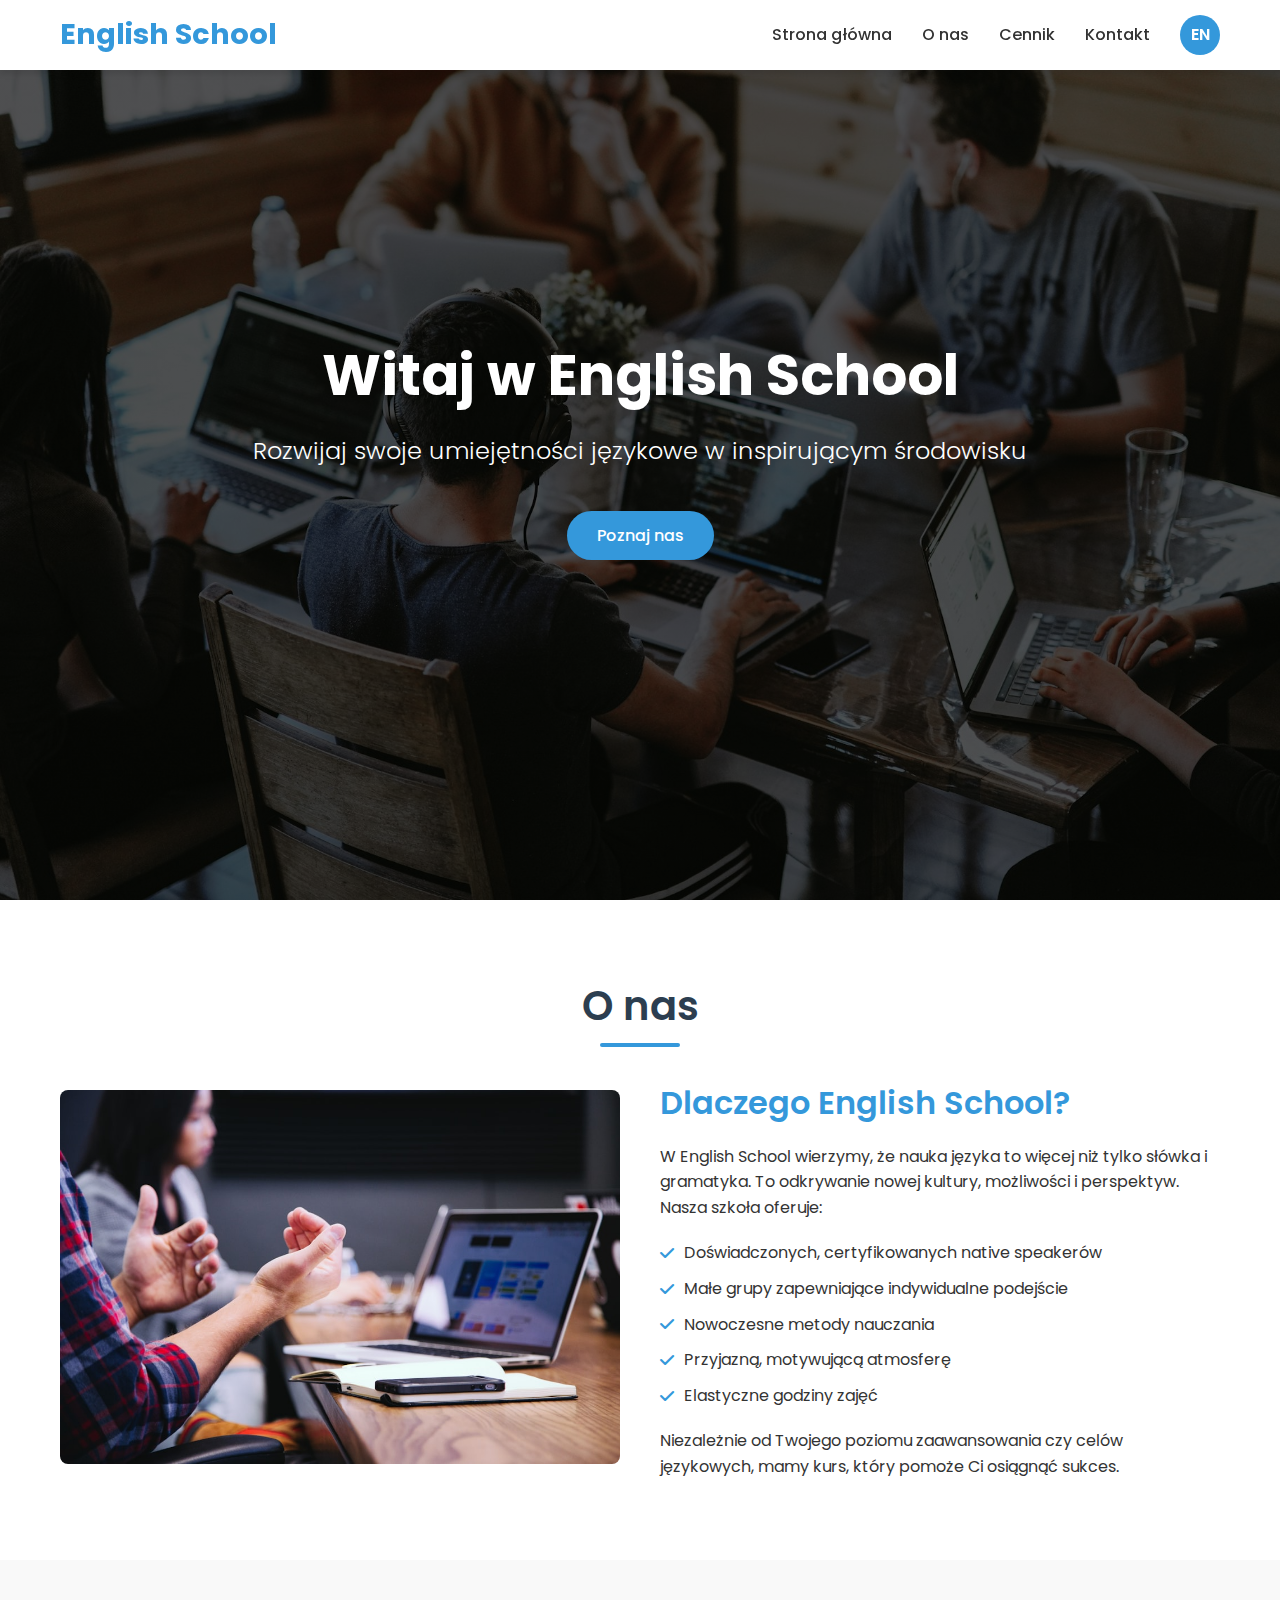
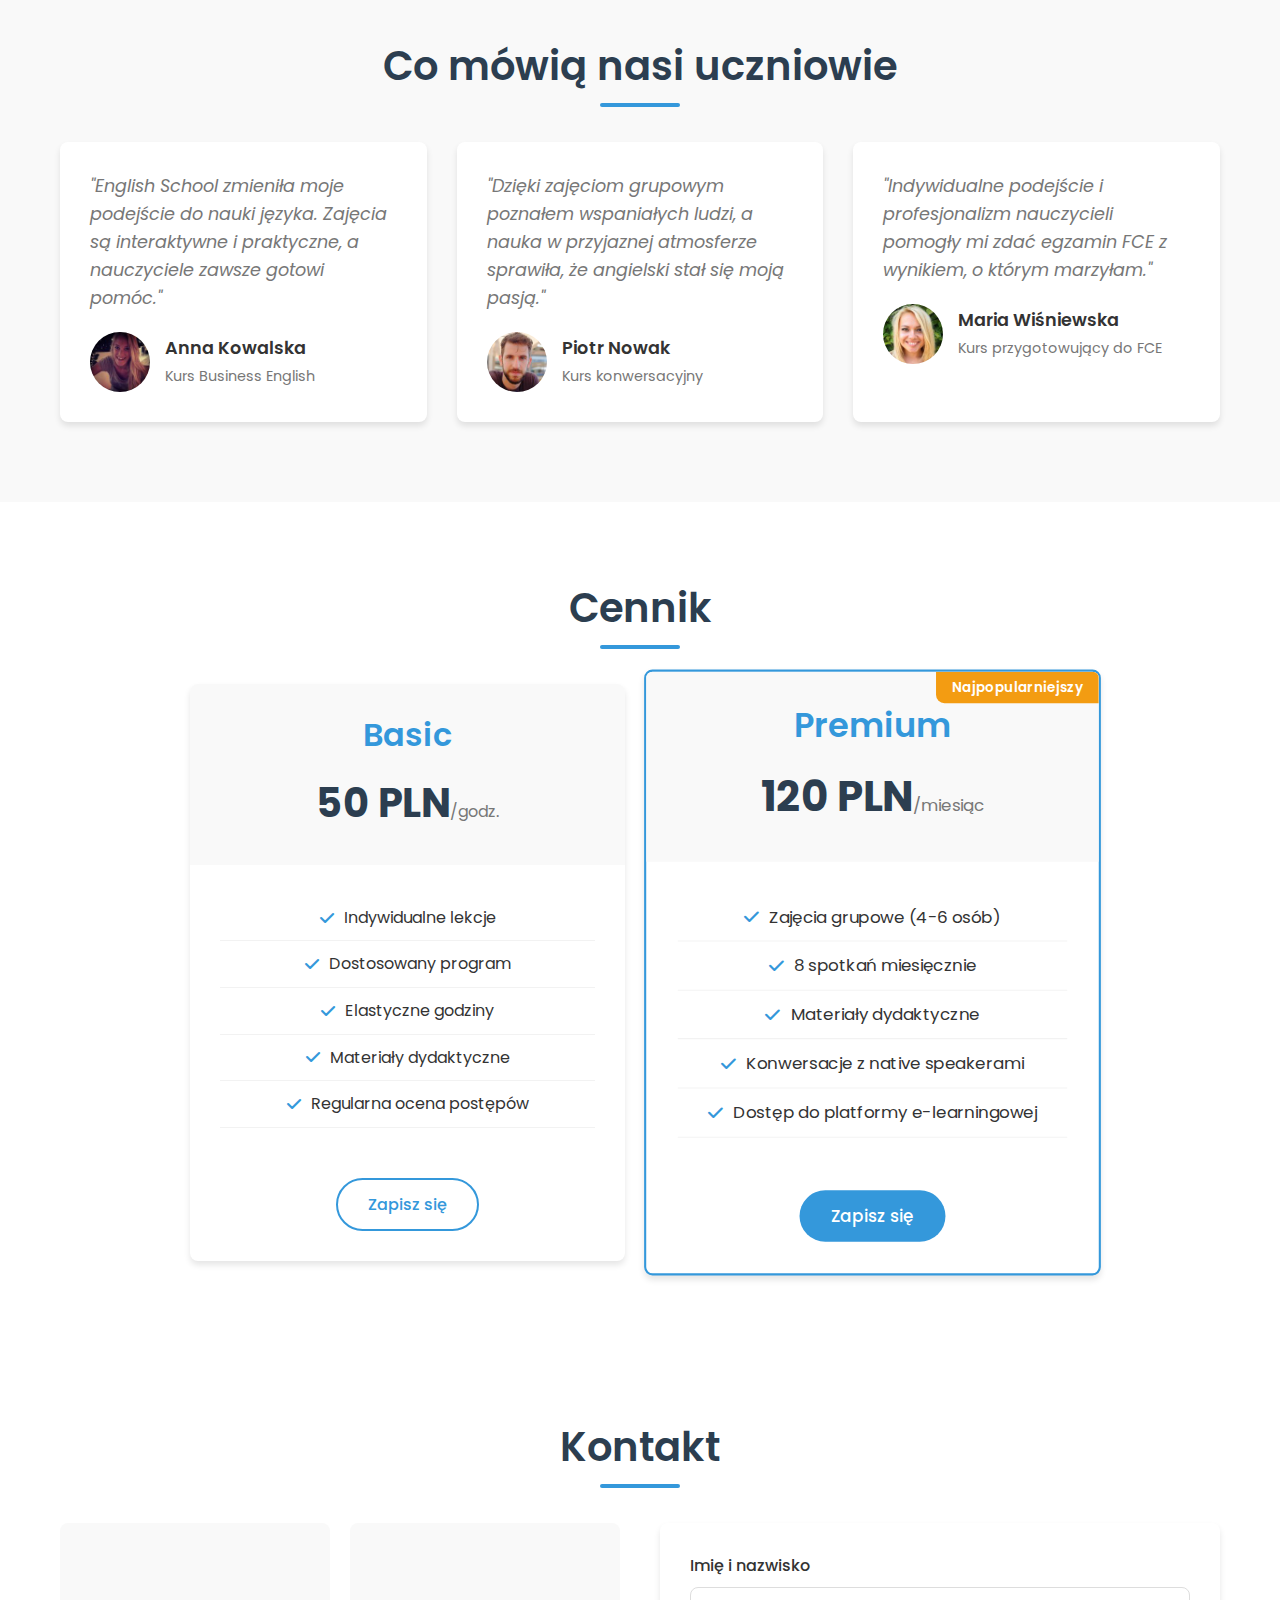
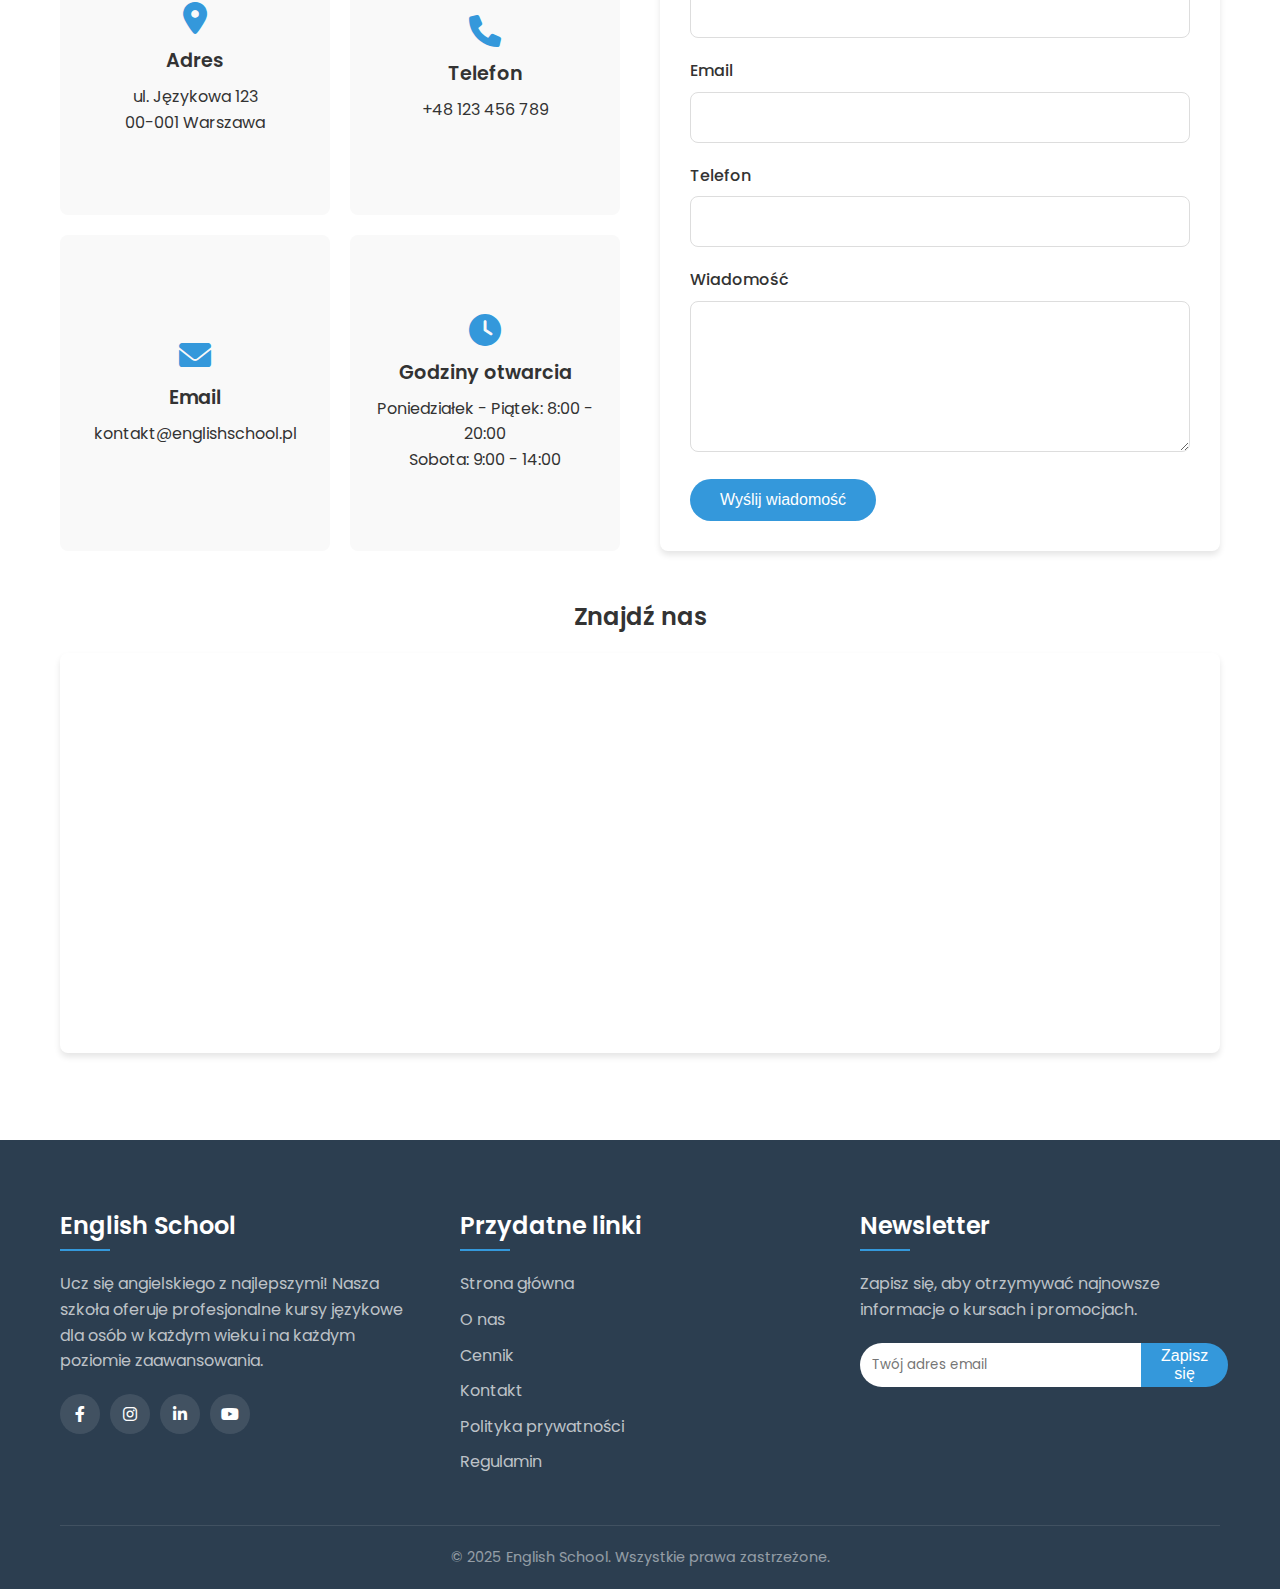
<file: index.html>
<!DOCTYPE html>
<html lang="pl">
<head>
    <meta charset="UTF-8">
    <meta name="viewport" content="width=device-width, initial-scale=1.0">
    <title>English School - Profesjonalna Szkoła Języka Angielskiego</title>
    <link rel="stylesheet" href="css/styles.css">
    <link rel="stylesheet" href="https://cdnjs.cloudflare.com/ajax/libs/font-awesome/6.0.0-beta3/css/all.min.css">
    <link rel="preconnect" href="https://fonts.googleapis.com">
    <link rel="preconnect" href="https://fonts.gstatic.com" crossorigin>
    <link href="https://fonts.googleapis.com/css2?family=Poppins:wght@300;400;500;600;700&display=swap" rel="stylesheet">
</head>
<body>
    <header>
        <div class="container">
            <div class="logo">
                <h1>English School</h1>
            </div>
            <nav>
                <ul>
                    <li><a href="#home">Strona główna</a></li>
                    <li><a href="#about">O nas</a></li>
                    <li><a href="#pricing">Cennik</a></li>
                    <li><a href="#contact">Kontakt</a></li>
                    <li class="language-switch"><a href="index-en.html">EN</a></li>
                </ul>
            </nav>
        </div>
    </header>

    <section id="home" class="hero">
        <div class="container">
            <div class="hero-content">
                <h2>Witaj w English School</h2>
                <p class="tagline">Rozwijaj swoje umiejętności językowe w inspirującym środowisku</p>
                <a href="#about" class="btn btn-primary">Poznaj nas</a>
            </div>
        </div>
    </section>

    <section id="about" class="about">
        <div class="container">
            <h2 class="section-title">O nas</h2>
            <div class="about-content">
                <div class="about-image">
                    <img src="images/about.jpg" alt="Przyjazna atmosfera nauki">
                </div>
                <div class="about-text">
                    <h3>Dlaczego English School?</h3>
                    <p>W English School wierzymy, że nauka języka to więcej niż tylko słówka i gramatyka. To odkrywanie nowej kultury, możliwości i perspektyw. Nasza szkoła oferuje:</p>
                    <ul>
                        <li><i class="fas fa-check"></i> Doświadczonych, certyfikowanych native speakerów</li>
                        <li><i class="fas fa-check"></i> Małe grupy zapewniające indywidualne podejście</li>
                        <li><i class="fas fa-check"></i> Nowoczesne metody nauczania</li>
                        <li><i class="fas fa-check"></i> Przyjazną, motywującą atmosferę</li>
                        <li><i class="fas fa-check"></i> Elastyczne godziny zajęć</li>
                    </ul>
                    <p>Niezależnie od Twojego poziomu zaawansowania czy celów językowych, mamy kurs, który pomoże Ci osiągnąć sukces.</p>
                </div>
            </div>
        </div>
    </section>

    <section id="testimonials" class="testimonials">
        <div class="container">
            <h2 class="section-title">Co mówią nasi uczniowie</h2>
            <div class="testimonial-grid">
                <div class="testimonial-card">
                    <div class="testimonial-content">
                        <p>"English School zmieniła moje podejście do nauki języka. Zajęcia są interaktywne i praktyczne, a nauczyciele zawsze gotowi pomóc."</p>
                    </div>
                    <div class="testimonial-author">
                        <img src="images/testimonial1.jpg" alt="Zdjęcie ucznia">
                        <div>
                            <h4>Anna Kowalska</h4>
                            <p>Kurs Business English</p>
                        </div>
                    </div>
                </div>
                <div class="testimonial-card">
                    <div class="testimonial-content">
                        <p>"Dzięki zajęciom grupowym poznałem wspaniałych ludzi, a nauka w przyjaznej atmosferze sprawiła, że angielski stał się moją pasją."</p>
                    </div>
                    <div class="testimonial-author">
                        <img src="images/testimonial2.jpg" alt="Zdjęcie ucznia">
                        <div>
                            <h4>Piotr Nowak</h4>
                            <p>Kurs konwersacyjny</p>
                        </div>
                    </div>
                </div>
                <div class="testimonial-card">
                    <div class="testimonial-content">
                        <p>"Indywidualne podejście i profesjonalizm nauczycieli pomogły mi zdać egzamin FCE z wynikiem, o którym marzyłam."</p>
                    </div>
                    <div class="testimonial-author">
                        <img src="images/testimonial3.jpg" alt="Zdjęcie ucznia">
                        <div>
                            <h4>Maria Wiśniewska</h4>
                            <p>Kurs przygotowujący do FCE</p>
                        </div>
                    </div>
                </div>
            </div>
        </div>
    </section>

    <section id="pricing" class="pricing">
        <div class="container">
            <h2 class="section-title">Cennik</h2>
            <div class="pricing-grid">
                <div class="pricing-card">
                    <div class="pricing-header">
                        <h3>Basic</h3>
                        <p class="price">50 PLN<span>/godz.</span></p>
                    </div>
                    <div class="pricing-features">
                        <ul>
                            <li><i class="fas fa-check"></i> Indywidualne lekcje</li>
                            <li><i class="fas fa-check"></i> Dostosowany program</li>
                            <li><i class="fas fa-check"></i> Elastyczne godziny</li>
                            <li><i class="fas fa-check"></i> Materiały dydaktyczne</li>
                            <li><i class="fas fa-check"></i> Regularna ocena postępów</li>
                        </ul>
                    </div>
                    <a href="#contact" class="btn btn-outline">Zapisz się</a>
                </div>
                <div class="pricing-card featured">
                    <div class="pricing-header">
                        <div class="popular-badge">Najpopularniejszy</div>
                        <h3>Premium</h3>
                        <p class="price">120 PLN<span>/miesiąc</span></p>
                    </div>
                    <div class="pricing-features">
                        <ul>
                            <li><i class="fas fa-check"></i> Zajęcia grupowe (4-6 osób)</li>
                            <li><i class="fas fa-check"></i> 8 spotkań miesięcznie</li>
                            <li><i class="fas fa-check"></i> Materiały dydaktyczne</li>
                            <li><i class="fas fa-check"></i> Konwersacje z native speakerami</li>
                            <li><i class="fas fa-check"></i> Dostęp do platformy e-learningowej</li>
                        </ul>
                    </div>
                    <a href="#contact" class="btn btn-primary">Zapisz się</a>
                </div>
            </div>
        </div>
    </section>

    <section id="contact" class="contact">
        <div class="container">
            <h2 class="section-title">Kontakt</h2>
            <div class="contact-grid">
                <div class="contact-info">
                    <div class="contact-card">
                        <i class="fas fa-map-marker-alt"></i>
                        <h3>Adres</h3>
                        <p>ul. Językowa 123<br>00-001 Warszawa</p>
                    </div>
                    <div class="contact-card">
                        <i class="fas fa-phone"></i>
                        <h3>Telefon</h3>
                        <p>+48 123 456 789</p>
                    </div>
                    <div class="contact-card">
                        <i class="fas fa-envelope"></i>
                        <h3>Email</h3>
                        <p>kontakt@englishschool.pl</p>
                    </div>
                    <div class="contact-card">
                        <i class="fas fa-clock"></i>
                        <h3>Godziny otwarcia</h3>
                        <p>Poniedziałek - Piątek: 8:00 - 20:00<br>Sobota: 9:00 - 14:00</p>
                    </div>
                </div>
                <div class="contact-form">
                    <form id="contact-form">
                        <div class="form-group">
                            <label for="name">Imię i nazwisko</label>
                            <input type="text" id="name" name="name" required>
                        </div>
                        <div class="form-group">
                            <label for="email">Email</label>
                            <input type="email" id="email" name="email" required>
                        </div>
                        <div class="form-group">
                            <label for="phone">Telefon</label>
                            <input type="tel" id="phone" name="phone">
                        </div>
                        <div class="form-group">
                            <label for="message">Wiadomość</label>
                            <textarea id="message" name="message" rows="5" required></textarea>
                        </div>
                        <button type="submit" class="btn btn-primary">Wyślij wiadomość</button>
                    </form>
                </div>
            </div>
            <div class="map-container">
                <h3>Znajdź nas</h3>
                <div id="map">
                    <iframe src="https://www.google.com/maps/embed?pb=!1m18!1m12!1m3!1d2443.6283238407527!2d21.00121314673866!3d52.23209120261946!2m3!1f0!2f0!3f0!3m2!1i1024!2i768!4f13.1!3m3!1m2!1s0x471ecc8c92692e49%3A0xc5c8a689294622d9!2sPalac%20Kultury%20i%20Nauki!5e0!3m2!1spl!2spl!4v1648210723731!5m2!1spl!2spl" 
                        width="100%" height="400" style="border:0;" allowfullscreen="" loading="lazy"></iframe>
                </div>
            </div>
        </div>
    </section>

    <footer>
        <div class="container">
            <div class="footer-grid">
                <div class="footer-about">
                    <h3>English School</h3>
                    <p>Ucz się angielskiego z najlepszymi! Nasza szkoła oferuje profesjonalne kursy językowe dla osób w każdym wieku i na każdym poziomie zaawansowania.</p>
                    <div class="social-links">
                        <a href="#"><i class="fab fa-facebook-f"></i></a>
                        <a href="#"><i class="fab fa-instagram"></i></a>
                        <a href="#"><i class="fab fa-linkedin-in"></i></a>
                        <a href="#"><i class="fab fa-youtube"></i></a>
                    </div>
                </div>
                <div class="footer-links">
                    <h3>Przydatne linki</h3>
                    <ul>
                        <li><a href="#home">Strona główna</a></li>
                        <li><a href="#about">O nas</a></li>
                        <li><a href="#pricing">Cennik</a></li>
                        <li><a href="#contact">Kontakt</a></li>
                        <li><a href="#">Polityka prywatności</a></li>
                        <li><a href="#">Regulamin</a></li>
                    </ul>
                </div>
                <div class="footer-newsletter">
                    <h3>Newsletter</h3>
                    <p>Zapisz się, aby otrzymywać najnowsze informacje o kursach i promocjach.</p>
                    <form class="newsletter-form">
                        <input type="email" placeholder="Twój adres email">
                        <button type="submit" class="btn btn-primary">Zapisz się</button>
                    </form>
                </div>
            </div>
            <div class="footer-bottom">
                <p>&copy; 2025 English School. Wszystkie prawa zastrzeżone.</p>
            </div>
        </div>
    </footer>

    <script src="js/script.js"></script>
</body>
</html>
</file>
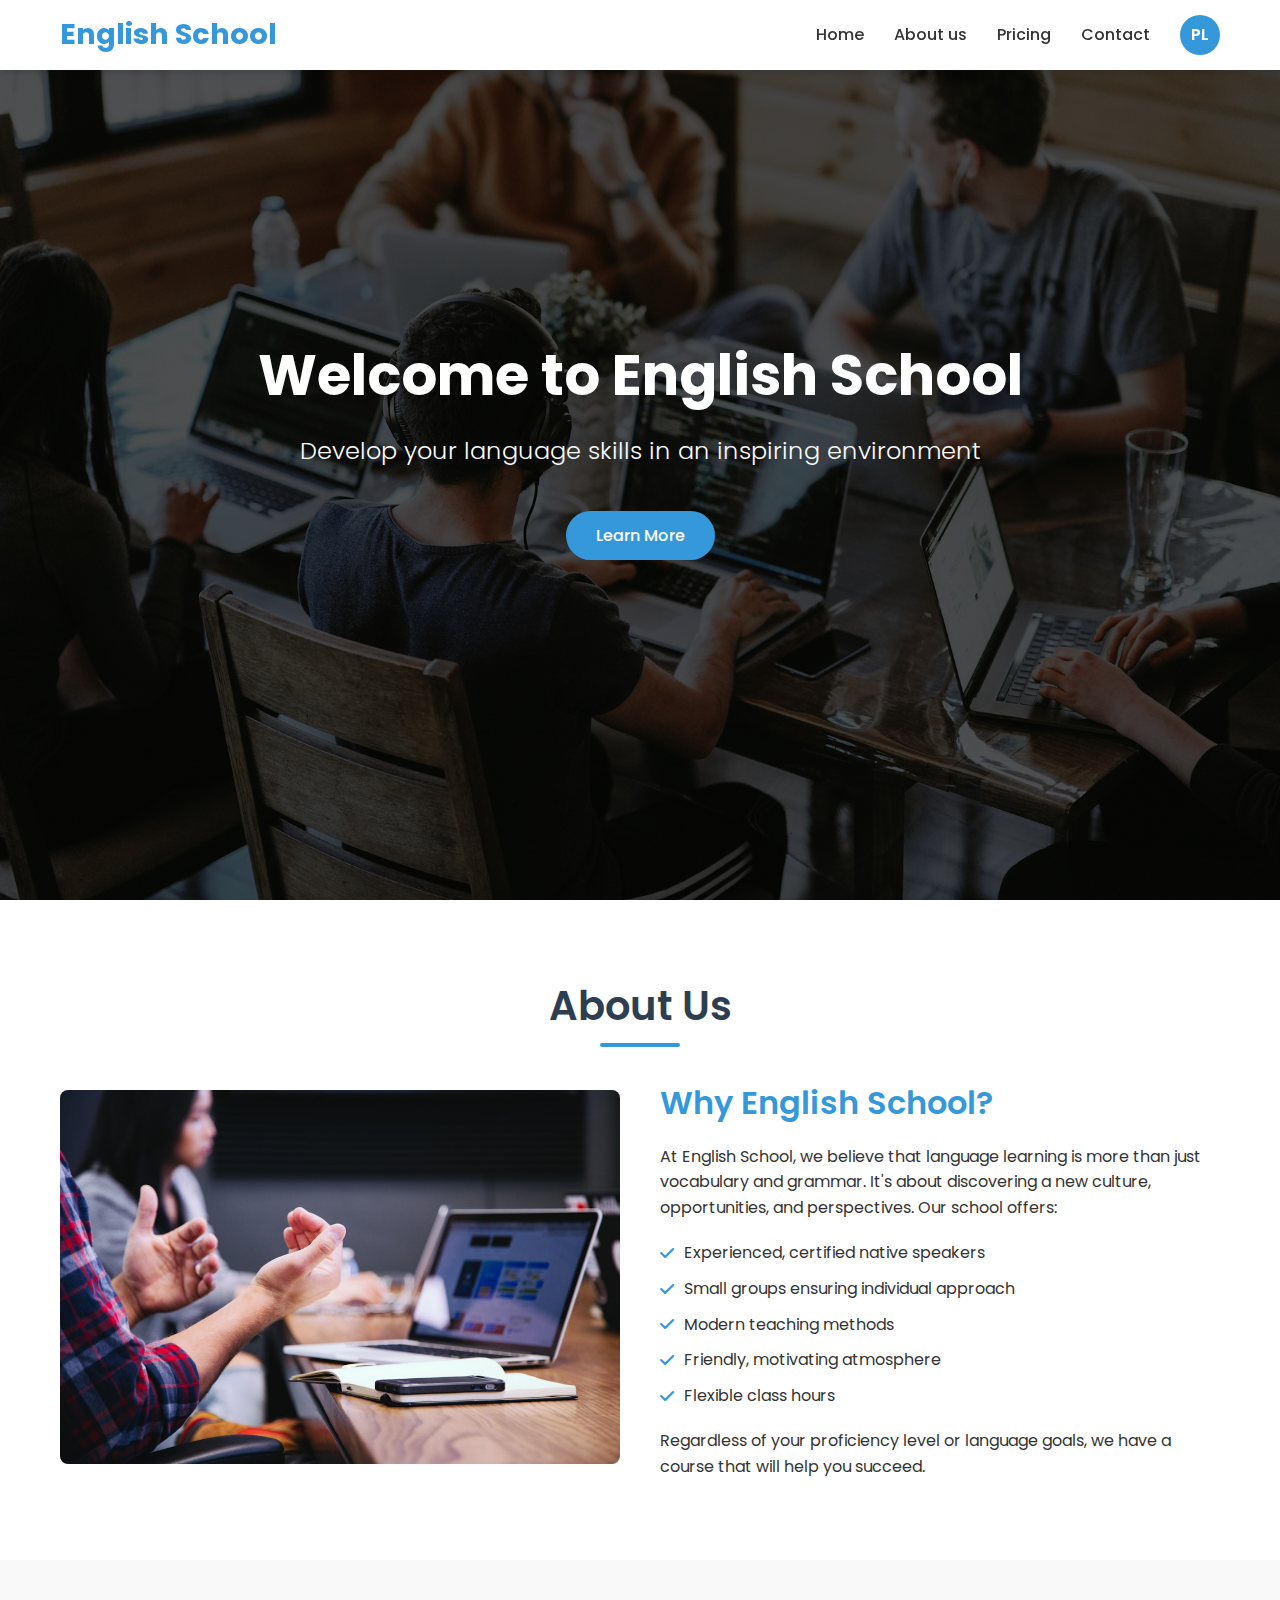
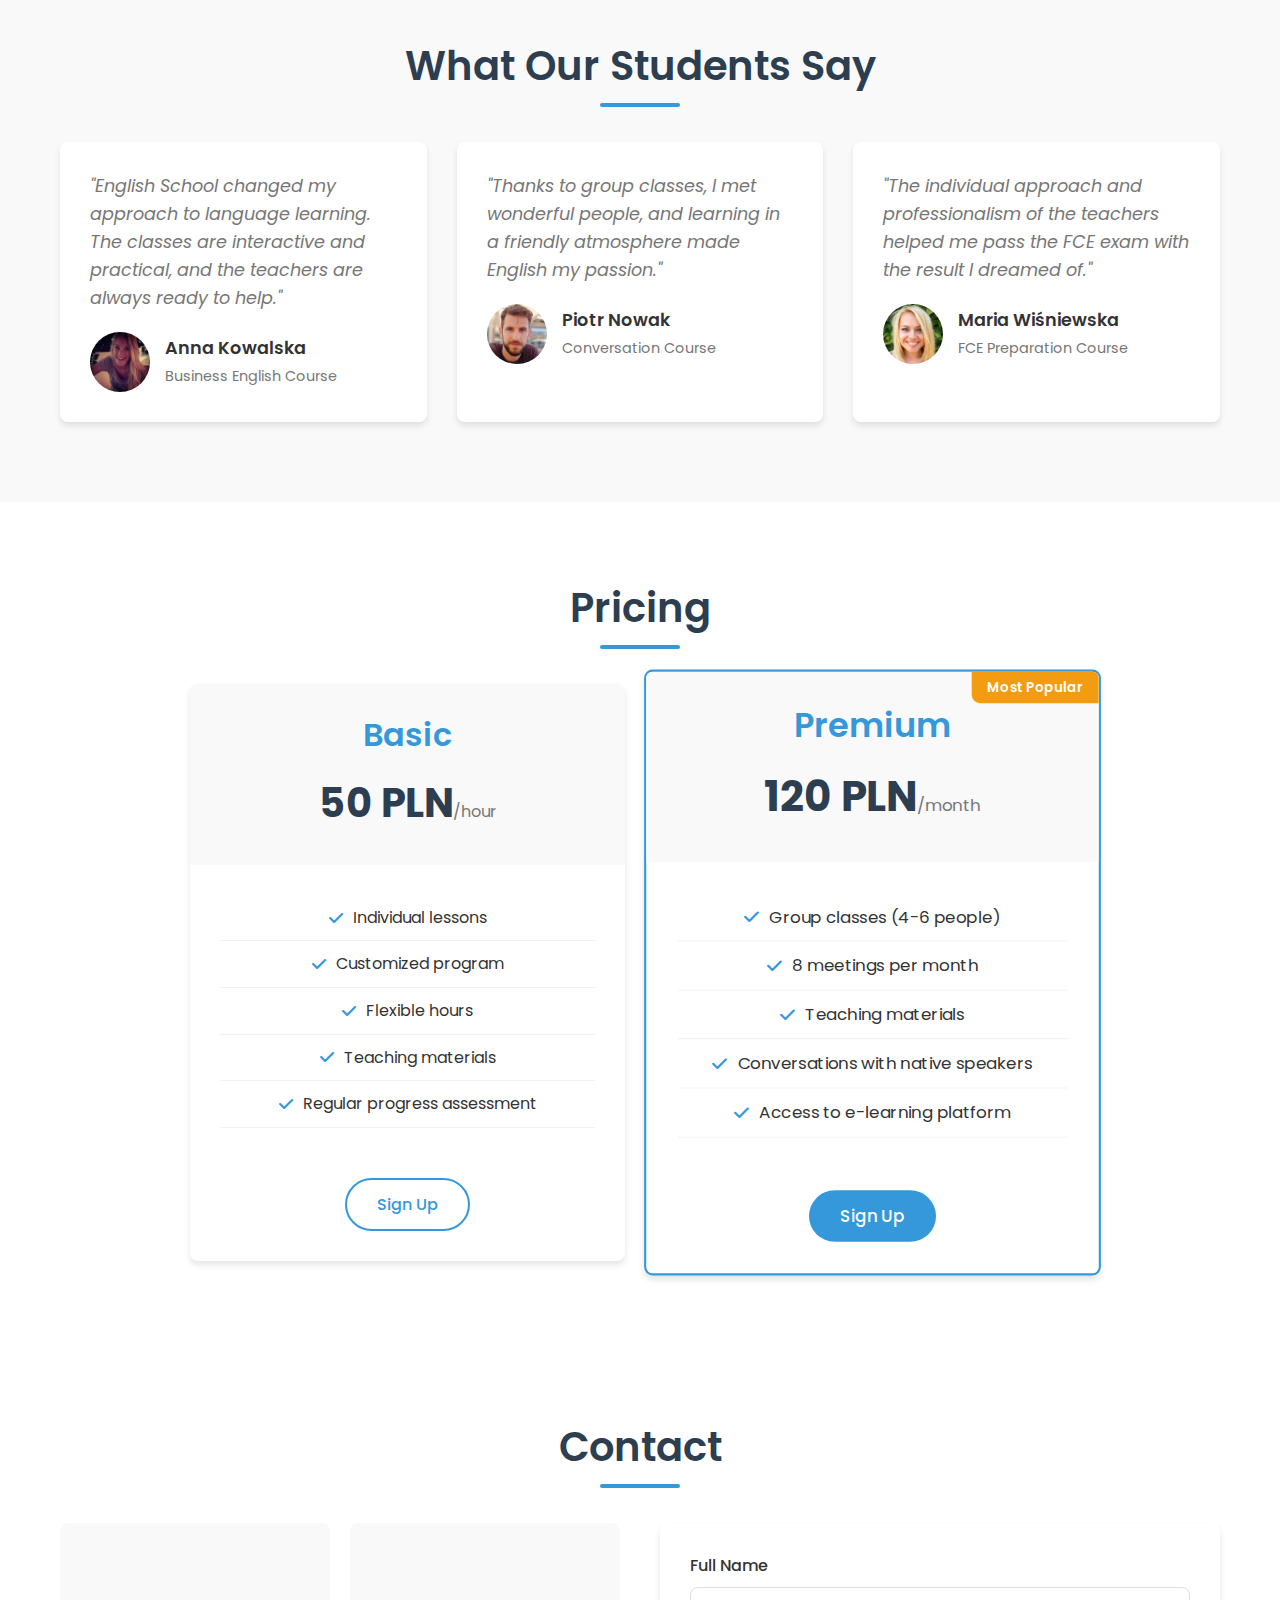
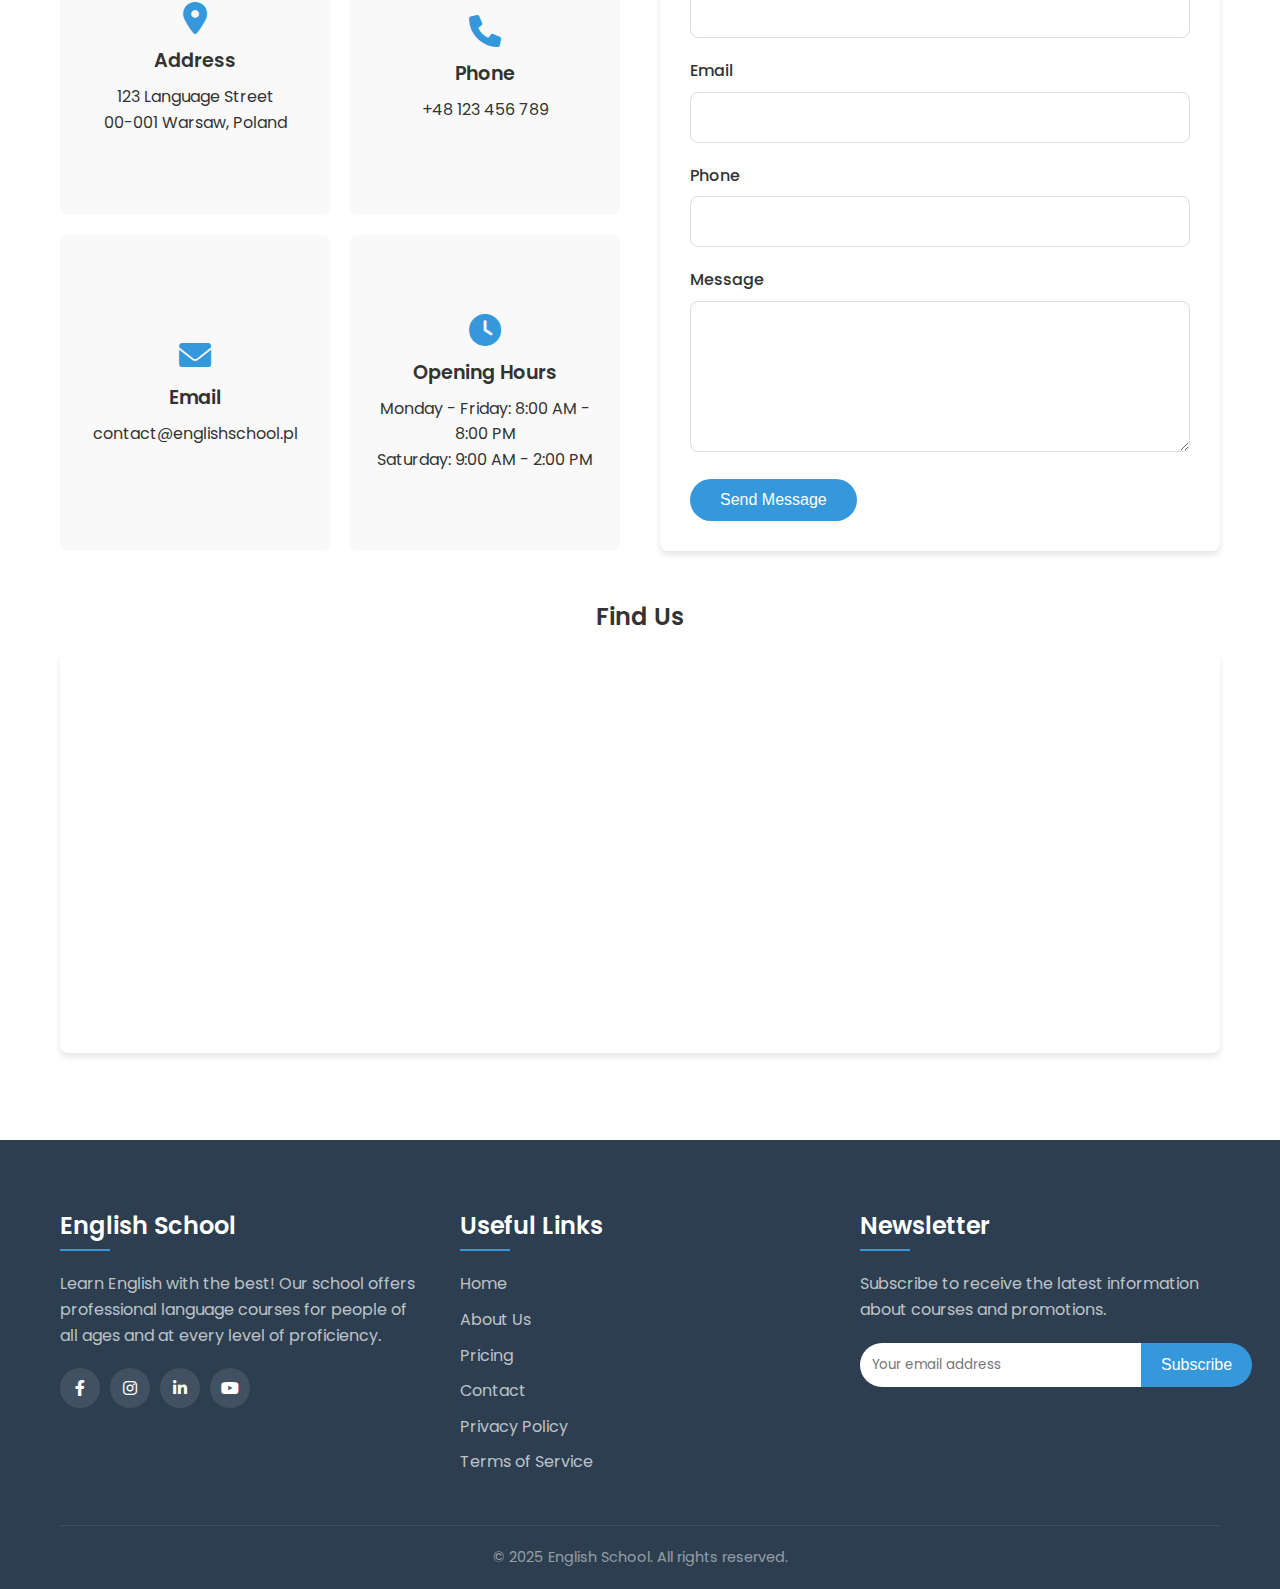
<file: index-en.html>
<!DOCTYPE html>
<html lang="en">
<head>
    <meta charset="UTF-8">
    <meta name="viewport" content="width=device-width, initial-scale=1.0">
    <title>English School - Professional English Language School</title>
    <link rel="stylesheet" href="css/styles.css">
    <link rel="stylesheet" href="https://cdnjs.cloudflare.com/ajax/libs/font-awesome/6.0.0-beta3/css/all.min.css">
    <link rel="preconnect" href="https://fonts.googleapis.com">
    <link rel="preconnect" href="https://fonts.gstatic.com" crossorigin>
    <link href="https://fonts.googleapis.com/css2?family=Poppins:wght@300;400;500;600;700&display=swap" rel="stylesheet">
</head>
<body>
    <header>
        <div class="container">
            <div class="logo">
                <h1>English School</h1>
            </div>
            <nav>
                <ul>
                    <li><a href="#home">Home</a></li>
                    <li><a href="#about">About us</a></li>
                    <li><a href="#pricing">Pricing</a></li>
                    <li><a href="#contact">Contact</a></li>
                    <li class="language-switch"><a href="index.html">PL</a></li>
                </ul>
            </nav>
        </div>
    </header>

    <section id="home" class="hero">
        <div class="container">
            <div class="hero-content">
                <h2>Welcome to English School</h2>
                <p class="tagline">Develop your language skills in an inspiring environment</p>
                <a href="#about" class="btn btn-primary">Learn More</a>
            </div>
        </div>
    </section>

    <section id="about" class="about">
        <div class="container">
            <h2 class="section-title">About Us</h2>
            <div class="about-content">
                <div class="about-image">
                    <img src="images/about.jpg" alt="Friendly learning atmosphere">
                </div>
                <div class="about-text">
                    <h3>Why English School?</h3>
                    <p>At English School, we believe that language learning is more than just vocabulary and grammar. It's about discovering a new culture, opportunities, and perspectives. Our school offers:</p>
                    <ul>
                        <li><i class="fas fa-check"></i> Experienced, certified native speakers</li>
                        <li><i class="fas fa-check"></i> Small groups ensuring individual approach</li>
                        <li><i class="fas fa-check"></i> Modern teaching methods</li>
                        <li><i class="fas fa-check"></i> Friendly, motivating atmosphere</li>
                        <li><i class="fas fa-check"></i> Flexible class hours</li>
                    </ul>
                    <p>Regardless of your proficiency level or language goals, we have a course that will help you succeed.</p>
                </div>
            </div>
        </div>
    </section>

    <section id="testimonials" class="testimonials">
        <div class="container">
            <h2 class="section-title">What Our Students Say</h2>
            <div class="testimonial-grid">
                <div class="testimonial-card">
                    <div class="testimonial-content">
                        <p>"English School changed my approach to language learning. The classes are interactive and practical, and the teachers are always ready to help."</p>
                    </div>
                    <div class="testimonial-author">
                        <img src="images/testimonial1.jpg" alt="Student photo">
                        <div>
                            <h4>Anna Kowalska</h4>
                            <p>Business English Course</p>
                        </div>
                    </div>
                </div>
                <div class="testimonial-card">
                    <div class="testimonial-content">
                        <p>"Thanks to group classes, I met wonderful people, and learning in a friendly atmosphere made English my passion."</p>
                    </div>
                    <div class="testimonial-author">
                        <img src="images/testimonial2.jpg" alt="Student photo">
                        <div>
                            <h4>Piotr Nowak</h4>
                            <p>Conversation Course</p>
                        </div>
                    </div>
                </div>
                <div class="testimonial-card">
                    <div class="testimonial-content">
                        <p>"The individual approach and professionalism of the teachers helped me pass the FCE exam with the result I dreamed of."</p>
                    </div>
                    <div class="testimonial-author">
                        <img src="images/testimonial3.jpg" alt="Student photo">
                        <div>
                            <h4>Maria Wiśniewska</h4>
                            <p>FCE Preparation Course</p>
                        </div>
                    </div>
                </div>
            </div>
        </div>
    </section>

    <section id="pricing" class="pricing">
        <div class="container">
            <h2 class="section-title">Pricing</h2>
            <div class="pricing-grid">
                <div class="pricing-card">
                    <div class="pricing-header">
                        <h3>Basic</h3>
                        <p class="price">50 PLN<span>/hour</span></p>
                    </div>
                    <div class="pricing-features">
                        <ul>
                            <li><i class="fas fa-check"></i> Individual lessons</li>
                            <li><i class="fas fa-check"></i> Customized program</li>
                            <li><i class="fas fa-check"></i> Flexible hours</li>
                            <li><i class="fas fa-check"></i> Teaching materials</li>
                            <li><i class="fas fa-check"></i> Regular progress assessment</li>
                        </ul>
                    </div>
                    <a href="#contact" class="btn btn-outline">Sign Up</a>
                </div>
                <div class="pricing-card featured">
                    <div class="pricing-header">
                        <div class="popular-badge">Most Popular</div>
                        <h3>Premium</h3>
                        <p class="price">120 PLN<span>/month</span></p>
                    </div>
                    <div class="pricing-features">
                        <ul>
                            <li><i class="fas fa-check"></i> Group classes (4-6 people)</li>
                            <li><i class="fas fa-check"></i> 8 meetings per month</li>
                            <li><i class="fas fa-check"></i> Teaching materials</li>
                            <li><i class="fas fa-check"></i> Conversations with native speakers</li>
                            <li><i class="fas fa-check"></i> Access to e-learning platform</li>
                        </ul>
                    </div>
                    <a href="#contact" class="btn btn-primary">Sign Up</a>
                </div>
            </div>
        </div>
    </section>

    <section id="contact" class="contact">
        <div class="container">
            <h2 class="section-title">Contact</h2>
            <div class="contact-grid">
                <div class="contact-info">
                    <div class="contact-card">
                        <i class="fas fa-map-marker-alt"></i>
                        <h3>Address</h3>
                        <p>123 Language Street<br>00-001 Warsaw, Poland</p>
                    </div>
                    <div class="contact-card">
                        <i class="fas fa-phone"></i>
                        <h3>Phone</h3>
                        <p>+48 123 456 789</p>
                    </div>
                    <div class="contact-card">
                        <i class="fas fa-envelope"></i>
                        <h3>Email</h3>
                        <p>contact@englishschool.pl</p>
                    </div>
                    <div class="contact-card">
                        <i class="fas fa-clock"></i>
                        <h3>Opening Hours</h3>
                        <p>Monday - Friday: 8:00 AM - 8:00 PM<br>Saturday: 9:00 AM - 2:00 PM</p>
                    </div>
                </div>
                <div class="contact-form">
                    <form id="contact-form">
                        <div class="form-group">
                            <label for="name">Full Name</label>
                            <input type="text" id="name" name="name" required>
                        </div>
                        <div class="form-group">
                            <label for="email">Email</label>
                            <input type="email" id="email" name="email" required>
                        </div>
                        <div class="form-group">
                            <label for="phone">Phone</label>
                            <input type="tel" id="phone" name="phone">
                        </div>
                        <div class="form-group">
                            <label for="message">Message</label>
                            <textarea id="message" name="message" rows="5" required></textarea>
                        </div>
                        <button type="submit" class="btn btn-primary">Send Message</button>
                    </form>
                </div>
            </div>
            <div class="map-container">
                <h3>Find Us</h3>
                <div id="map">
                    <iframe src="https://www.google.com/maps/embed?pb=!1m18!1m12!1m3!1d2443.6283238407527!2d21.00121314673866!3d52.23209120261946!2m3!1f0!2f0!3f0!3m2!1i1024!2i768!4f13.1!3m3!1m2!1s0x471ecc8c92692e49%3A0xc5c8a689294622d9!2sPalac%20Kultury%20i%20Nauki!5e0!3m2!1spl!2spl!4v1648210723731!5m2!1spl!2spl" 
                        width="100%" height="400" style="border:0;" allowfullscreen="" loading="lazy"></iframe>
                </div>
            </div>
        </div>
    </section>

    <footer>
        <div class="container">
            <div class="footer-grid">
                <div class="footer-about">
                    <h3>English School</h3>
                    <p>Learn English with the best! Our school offers professional language courses for people of all ages and at every level of proficiency.</p>
                    <div class="social-links">
                        <a href="#"><i class="fab fa-facebook-f"></i></a>
                        <a href="#"><i class="fab fa-instagram"></i></a>
                        <a href="#"><i class="fab fa-linkedin-in"></i></a>
                        <a href="#"><i class="fab fa-youtube"></i></a>
                    </div>
                </div>
                <div class="footer-links">
                    <h3>Useful Links</h3>
                    <ul>
                        <li><a href="#home">Home</a></li>
                        <li><a href="#about">About Us</a></li>
                        <li><a href="#pricing">Pricing</a></li>
                        <li><a href="#contact">Contact</a></li>
                        <li><a href="#">Privacy Policy</a></li>
                        <li><a href="#">Terms of Service</a></li>
                    </ul>
                </div>
                <div class="footer-newsletter">
                    <h3>Newsletter</h3>
                    <p>Subscribe to receive the latest information about courses and promotions.</p>
                    <form class="newsletter-form">
                        <input type="email" placeholder="Your email address">
                        <button type="submit" class="btn btn-primary">Subscribe</button>
                    </form>
                </div>
            </div>
            <div class="footer-bottom">
                <p>&copy; 2025 English School. All rights reserved.</p>
            </div>
        </div>
    </footer>

    <script src="js/script.js"></script>
</body>
</html>
</file>
<file: css/styles.css>
/* General styles */
:root {
    --primary-color: #3498db;
    --secondary-color: #2980b9;
    --accent-color: #f39c12;
    --text-color: #333;
    --light-text: #777;
    --light-bg: #f9f9f9;
    --dark-bg: #2c3e50;
    --shadow: 0 4px 6px rgba(0, 0, 0, 0.1);
    --border-radius: 8px;
    --transition: all 0.3s ease;
}

* {
    margin: 0;
    padding: 0;
    box-sizing: border-box;
}

html {
    scroll-behavior: smooth;
}

body {
    font-family: 'Poppins', sans-serif;
    line-height: 1.6;
    color: var(--text-color);
    background-color: #fff;
}

.container {
    width: 100%;
    max-width: 1200px;
    margin: 0 auto;
    padding: 0 20px;
}

a {
    text-decoration: none;
    color: var(--primary-color);
    transition: var(--transition);
}

a:hover {
    color: var(--secondary-color);
}

ul {
    list-style: none;
}

h1, h2, h3, h4, h5, h6 {
    font-weight: 600;
    line-height: 1.3;
}

img {
    max-width: 100%;
    height: auto;
    border-radius: var(--border-radius);
}

.section-title {
    text-align: center;
    margin-bottom: 50px;
    position: relative;
    font-size: 2.5rem;
    color: var(--dark-bg);
}

.section-title::after {
    content: '';
    position: absolute;
    left: 50%;
    bottom: -15px;
    transform: translateX(-50%);
    width: 80px;
    height: 4px;
    background-color: var(--primary-color);
    border-radius: 2px;
}

.btn {
    display: inline-block;
    padding: 12px 30px;
    border-radius: 30px;
    font-weight: 500;
    cursor: pointer;
    transition: var(--transition);
    text-align: center;
    border: none;
    font-size: 1rem;
}

.btn-primary {
    background-color: var(--primary-color);
    color: white;
}

.btn-primary:hover {
    background-color: var(--secondary-color);
    color: white;
}

.btn-outline {
    background-color: transparent;
    border: 2px solid var(--primary-color);
    color: var(--primary-color);
}

.btn-outline:hover {
    background-color: var(--primary-color);
    color: white;
}

section {
    padding: 80px 0;
}

/* Header */
header {
    position: fixed;
    top: 0;
    left: 0;
    width: 100%;
    z-index: 1000;
    background-color: white;
    box-shadow: var(--shadow);
    padding: 15px 0;
    transition: var(--transition);
}

header .container {
    display: flex;
    justify-content: space-between;
    align-items: center;
}

.logo h1 {
    font-size: 1.8rem;
    font-weight: 700;
    color: var(--primary-color);
}

nav ul {
    display: flex;
    align-items: center;
}

nav ul li {
    margin-left: 30px;
}

nav ul li a {
    color: var(--text-color);
    font-weight: 500;
    position: relative;
}

nav ul li a::after {
    content: '';
    position: absolute;
    left: 0;
    bottom: -5px;
    width: 0;
    height: 2px;
    background-color: var(--primary-color);
    transition: var(--transition);
}

nav ul li a:hover::after,
nav ul li a.active::after {
    width: 100%;
}

.language-switch a {
    display: flex;
    align-items: center;
    justify-content: center;
    width: 40px;
    height: 40px;
    border-radius: 50%;
    background-color: var(--primary-color);
    color: white;
    font-weight: 600;
    transition: var(--transition);
}

.language-switch a:hover {
    background-color: var(--secondary-color);
}

/* Hero Section */
.hero {
    height: 100vh;
    background: linear-gradient(rgba(0, 0, 0, 0.6), rgba(0, 0, 0, 0.6)), url('../images/hero.jpg');
    background-size: cover;
    background-position: center;
    display: flex;
    align-items: center;
    text-align: center;
    color: white;
    margin-top: 0;
    position: relative;
}

.hero-content {
    max-width: 800px;
    margin: 0 auto;
}

.hero h2 {
    font-size: 3.5rem;
    margin-bottom: 20px;
    font-weight: 700;
}

.hero .tagline {
    font-size: 1.5rem;
    margin-bottom: 40px;
    font-weight: 300;
}

/* About Section */
.about-content {
    display: flex;
    gap: 40px;
    align-items: center;
}

.about-image {
    flex: 1;
}

.about-text {
    flex: 1;
}

.about-text h3 {
    font-size: 2rem;
    margin-bottom: 20px;
    color: var(--primary-color);
}

.about-text ul {
    margin: 20px 0;
}

.about-text ul li {
    margin-bottom: 10px;
    display: flex;
    align-items: center;
}

.about-text ul li i {
    color: var(--primary-color);
    margin-right: 10px;
}

/* Testimonials */
.testimonials {
    background-color: var(--light-bg);
}

.testimonial-grid {
    display: grid;
    grid-template-columns: repeat(auto-fit, minmax(300px, 1fr));
    gap: 30px;
}

.testimonial-card {
    background-color: white;
    border-radius: var(--border-radius);
    padding: 30px;
    box-shadow: var(--shadow);
    transition: var(--transition);
}

.testimonial-card:hover {
    transform: translateY(-5px);
    box-shadow: 0 10px 20px rgba(0, 0, 0, 0.1);
}

.testimonial-content p {
    font-style: italic;
    margin-bottom: 20px;
    color: var(--light-text);
    font-size: 1.1rem;
}

.testimonial-author {
    display: flex;
    align-items: center;
}

.testimonial-author img {
    width: 60px;
    height: 60px;
    border-radius: 50%;
    object-fit: cover;
    margin-right: 15px;
}

.testimonial-author h4 {
    font-size: 1.1rem;
    margin-bottom: 5px;
}

.testimonial-author p {
    color: var(--light-text);
    font-size: 0.9rem;
}

/* Pricing Section */
.pricing-grid {
    display: grid;
    grid-template-columns: repeat(auto-fit, minmax(300px, 1fr));
    gap: 30px;
    max-width: 900px;
    margin: 0 auto;
}

.pricing-card {
    background-color: white;
    border-radius: var(--border-radius);
    box-shadow: var(--shadow);
    overflow: hidden;
    transition: var(--transition);
    text-align: center;
    position: relative;
}

.pricing-card:hover {
    transform: translateY(-10px);
    box-shadow: 0 15px 30px rgba(0, 0, 0, 0.1);
}

.pricing-card.featured {
    border: 2px solid var(--primary-color);
    transform: scale(1.05);
}

.pricing-card.featured:hover {
    transform: scale(1.05) translateY(-10px);
}

.pricing-header {
    padding: 30px;
    background-color: var(--light-bg);
    position: relative;
}

.popular-badge {
    position: absolute;
    top: 0;
    right: 0;
    background-color: var(--accent-color);
    color: white;
    padding: 5px 15px;
    font-size: 0.8rem;
    font-weight: 600;
    border-bottom-left-radius: var(--border-radius);
}

.pricing-header h3 {
    font-size: 2rem;
    margin-bottom: 15px;
    color: var(--primary-color);
}

.price {
    font-size: 2.5rem;
    font-weight: 700;
    color: var(--dark-bg);
}

.price span {
    font-size: 1rem;
    font-weight: 400;
    color: var(--light-text);
}

.pricing-features {
    padding: 30px;
}

.pricing-features ul li {
    padding: 10px 0;
    border-bottom: 1px solid rgba(0, 0, 0, 0.05);
    display: flex;
    align-items: center;
    justify-content: center;
}

.pricing-features ul li i {
    color: var(--primary-color);
    margin-right: 10px;
}

.pricing-card .btn {
    margin: 20px 0 30px;
}

/* Contact Section */
.contact-grid {
    display: grid;
    grid-template-columns: repeat(auto-fit, minmax(300px, 1fr));
    gap: 40px;
    margin-bottom: 50px;
}

.contact-info {
    display: grid;
    grid-template-columns: repeat(auto-fit, minmax(200px, 1fr));
    gap: 20px;
}

.contact-card {
    background-color: var(--light-bg);
    padding: 25px 20px;
    border-radius: var(--border-radius);
    text-align: center;
    height: 100%;
    display: flex;
    flex-direction: column;
    align-items: center;
    justify-content: center;
}

.contact-card i {
    font-size: 2rem;
    color: var(--primary-color);
    margin-bottom: 15px;
    display: block;
}

.contact-card h3 {
    margin-bottom: 10px;
    font-size: 1.2rem;
    width: 100%;
}

.contact-card p {
    margin: 0;
    width: 100%;
    word-break: break-word;
}

.contact-form {
    background-color: white;
    padding: 30px;
    border-radius: var(--border-radius);
    box-shadow: var(--shadow);
}

.form-group {
    margin-bottom: 20px;
}

.form-group label {
    display: block;
    margin-bottom: 8px;
    font-weight: 500;
}

.form-group input,
.form-group textarea {
    width: 100%;
    padding: 12px;
    border: 1px solid #ddd;
    border-radius: var(--border-radius);
    font-family: 'Poppins', sans-serif;
    font-size: 1rem;
    transition: var(--transition);
}

.form-group input:focus,
.form-group textarea:focus {
    outline: none;
    border-color: var(--primary-color);
    box-shadow: 0 0 0 2px rgba(52, 152, 219, 0.2);
}

.map-container {
    margin-top: 50px;
}

.map-container h3 {
    text-align: center;
    margin-bottom: 20px;
    font-size: 1.5rem;
}

.map-container iframe {
    border-radius: var(--border-radius);
    box-shadow: var(--shadow);
}

/* Footer */
footer {
    background-color: var(--dark-bg);
    color: white;
    padding: 70px 0 20px;
}

.footer-grid {
    display: grid;
    grid-template-columns: repeat(auto-fit, minmax(250px, 1fr));
    gap: 40px;
    margin-bottom: 40px;
}

.footer-about h3,
.footer-links h3,
.footer-newsletter h3 {
    font-size: 1.5rem;
    margin-bottom: 20px;
    position: relative;
    padding-bottom: 10px;
}

.footer-about h3::after,
.footer-links h3::after,
.footer-newsletter h3::after {
    content: '';
    position: absolute;
    left: 0;
    bottom: 0;
    width: 50px;
    height: 2px;
    background-color: var(--primary-color);
}

.footer-about p {
    margin-bottom: 20px;
    color: rgba(255, 255, 255, 0.7);
}

.social-links {
    display: flex;
}

.social-links a {
    display: flex;
    align-items: center;
    justify-content: center;
    width: 40px;
    height: 40px;
    border-radius: 50%;
    background-color: rgba(255, 255, 255, 0.1);
    color: white;
    margin-right: 10px;
    transition: var(--transition);
}

.social-links a:hover {
    background-color: var(--primary-color);
}

.footer-links ul li {
    margin-bottom: 10px;
}

.footer-links ul li a {
    color: rgba(255, 255, 255, 0.7);
    transition: var(--transition);
}

.footer-links ul li a:hover {
    color: white;
    padding-left: 5px;
}

.footer-newsletter p {
    margin-bottom: 20px;
    color: rgba(255, 255, 255, 0.7);
}

.newsletter-form {
    display: flex;
}

.newsletter-form input {
    flex: 1;
    padding: 12px;
    border: none;
    border-radius: 30px 0 0 30px;
    font-family: 'Poppins', sans-serif;
}

.newsletter-form button {
    border-radius: 0 30px 30px 0;
    padding: 0 20px;
    font-weight: 500;
}

.footer-bottom {
    text-align: center;
    padding-top: 20px;
    border-top: 1px solid rgba(255, 255, 255, 0.1);
    color: rgba(255, 255, 255, 0.5);
    font-size: 0.9rem;
}

/* Responsive Styles */
@media (max-width: 992px) {
    .about-content {
        flex-direction: column;
    }
    
    .hero h2 {
        font-size: 2.5rem;
    }
    
    .hero .tagline {
        font-size: 1.2rem;
    }
    
    .section-title {
        font-size: 2rem;
    }
}

@media (max-width: 768px) {
    header {
        padding: 10px 0;
    }
    
    nav ul {
        display: none;
    }
    
    .hero h2 {
        font-size: 2rem;
    }
    
    .pricing-card.featured {
        transform: scale(1);
    }
    
    .pricing-card.featured:hover {
        transform: translateY(-10px);
    }
    
    section {
        padding: 60px 0;
    }
}

/* Mobile nav toggle - for future implementation */
.mobile-nav-toggle {
    display: none;
    background: transparent;
    border: none;
    font-size: 1.5rem;
    cursor: pointer;
    color: var(--text-color);
}

@media (max-width: 768px) {
    .mobile-nav-toggle {
        display: block;
    }
}
</file>
